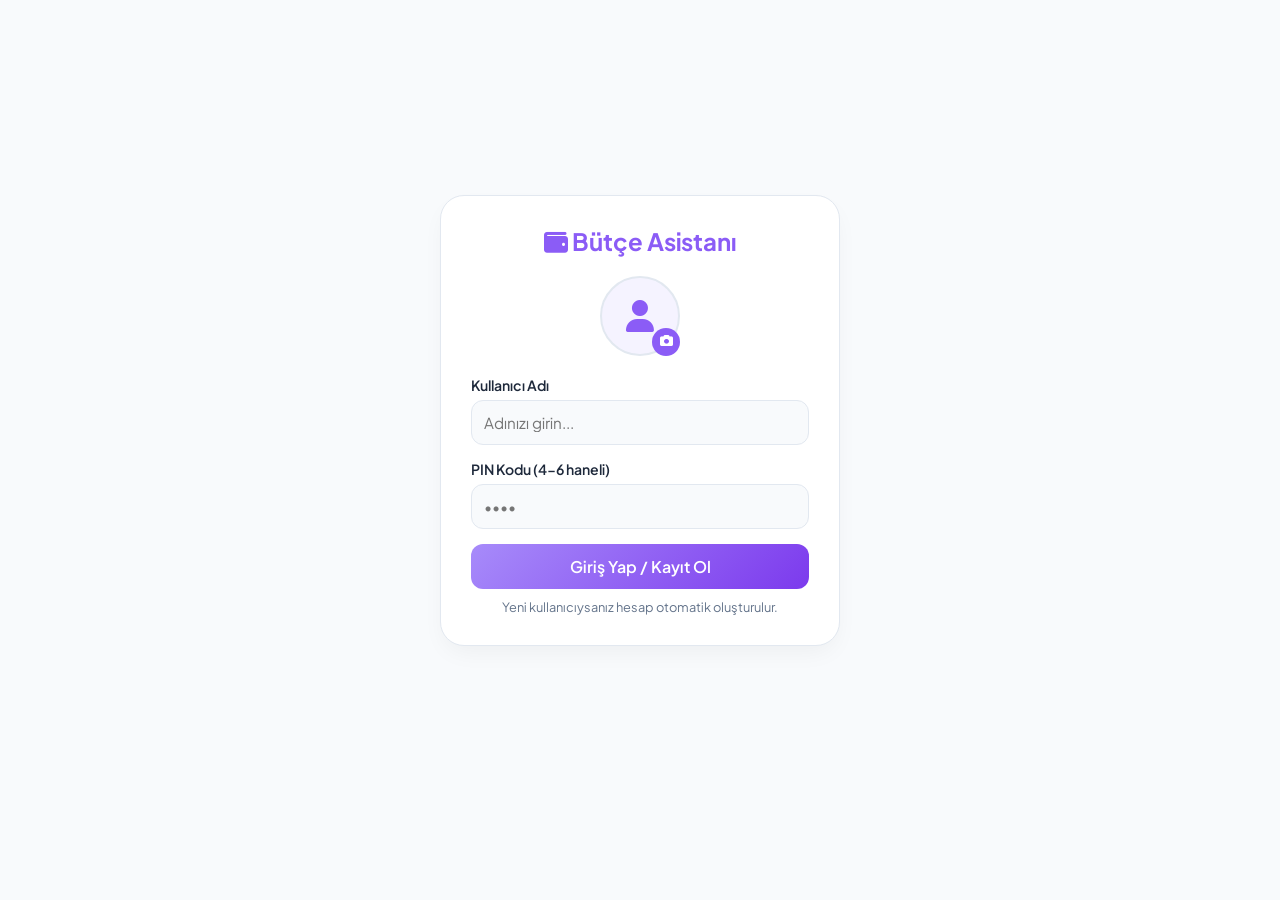
<file: www/index.html>
<!DOCTYPE html>
<html lang="tr" data-theme="light" data-accent="lavender">
<head>
  <meta charset="UTF-8">
  <meta name="viewport" content="width=device-width, initial-scale=1.0, maximum-scale=1.0, user-scalable=no">
  <meta name="theme-color" content="#8b5cf6">
  <title>Bütçe Asistanı Pro</title>
  <!-- S&B İKONU (Amblem) -->
  <link rel="icon" type="image/png" href="icon.png">
  
  <link href="https://fonts.googleapis.com/css2?family=Plus+Jakarta+Sans:wght@400;500;600;700&display=swap" rel="stylesheet">
  <link rel="stylesheet" href="https://cdnjs.cloudflare.com/ajax/libs/font-awesome/6.4.0/css/all.min.css">
  <link rel="stylesheet" href="css/main.css">
</head>
<body>

<!-- ==================== GİRİŞ EKRANI ==================== -->
<div id="auth-screen" style="display:flex;">
  <div class="auth-card">
    <h2 style="margin-bottom: 20px; color: var(--accent);"><i class="fa-solid fa-wallet"></i> Bütçe Asistanı</h2>
    
    <!-- Profil Fotoğrafı -->
    <div class="avatar-uploader">
      <div class="avatar-preview" id="avatar-preview"><i class="fa-solid fa-user"></i></div>
      <label class="avatar-edit-label" for="avatar-file"><i class="fa-solid fa-camera"></i></label>
      <input type="file" id="avatar-file" accept="image/*" hidden>
    </div>

    <form id="login-form">
      <div class="form-group">
        <label>Kullanıcı Adı</label>
        <input type="text" id="username-input" class="form-control" placeholder="Adınızı girin..." required autocomplete="username">
      </div>
      <div class="form-group">
        <label>PIN Kodu (4-6 haneli)</label>
        <input type="password" id="pin-input" class="form-control" placeholder="••••" inputmode="numeric" maxlength="6" required autocomplete="current-password">
      </div>
      <div class="form-group" id="pin-confirm-group" style="display:none;">
        <label>PIN Tekrar</label>
        <input type="password" id="pin-confirm" class="form-control" placeholder="••••" inputmode="numeric" maxlength="6">
      </div>
      <button type="submit" class="btn" id="auth-submit-btn">Giriş Yap / Kayıt Ol</button>
      <p style="font-size: .8rem; color: var(--text-muted); margin-top: 10px;" id="auth-hint">Yeni kullanıcıysanız hesap otomatik oluşturulur.</p>
    </form>
  </div>
</div>

<!-- ==================== ANA UYGULAMA ==================== -->
<div id="app-screen" style="display:none;">
  
  <!-- Yazdırma Başlığı -->
  <div class="print-header">
    <h2>Aylık Gelir - Gider Raporu</h2>
    <p id="print-period-info">Dönem: - | Kullanıcı: -</p>
  </div>

  <header class="app-header">
    <div class="user-info">
      <div class="user-avatar" id="user-avatar"><i class="fa-solid fa-user"></i></div>
      <div>
        <h4 id="display-username" style="font-size: 1rem;">Kullanıcı</h4>
        <span style="font-size: .75rem; color: var(--text-muted);">Aktif Hesap</span>
      </div>
    </div>
    
    <!-- Üst Butonlar -->
    <div class="settings-bar">
      <button class="icon-btn" data-action="export-pdf" title="PDF Rapor Al"><i class="fa-solid fa-file-pdf"></i></button>
      <button class="icon-btn" data-action="export-json" title="Yedekle (Dışa Aktar)"><i class="fa-solid fa-download"></i></button>
      <label class="icon-btn" title="Yükle (İçe Aktar)" style="cursor: pointer; margin: 0;">
        <i class="fa-solid fa-upload"></i>
        <input type="file" id="import-file" accept=".json" style="display: none;">
      </label>
      <button class="icon-btn" data-action="open-settings" title="Ayarlar"><i class="fa-solid fa-gear"></i></button>
      <button class="icon-btn" data-action="toggle-theme" title="Tema"><i class="fa-solid fa-moon" id="theme-icon"></i></button>
      <button class="icon-btn" data-action="logout" title="Çıkış"><i class="fa-solid fa-right-from-bracket"></i></button>
    </div>
  </header>

  <!-- Uyarı Banner'ları -->
  <div id="alert-banner" class="alert-banner" style="display: none;"></div>
  <div id="budget-banner" class="alert-banner budget" style="display: none;"></div>

  <!-- Dönem Seçici -->
  <div class="period-selector">
    <button class="icon-btn" id="prev-month"><i class="fa-solid fa-chevron-left"></i></button>
    <input type="month" id="active-period">
    <button class="icon-btn" id="next-month"><i class="fa-solid fa-chevron-right"></i></button>
  </div>

  <!-- Özet Kartları -->
  <div class="dashboard-grid">
    <div class="dash-card"><h4>Toplam Gelir</h4><div class="amount income" id="total-income">0,00 ₺</div></div>
    <div class="dash-card"><h4>Toplam Gider</h4><div class="amount expense" id="total-expense">0,00 ₺</div></div>
    <div class="dash-card"><h4>Net Durum</h4><div class="amount balance" id="net-balance">0,00 ₺</div></div>
  </div>

  <!-- Kategori Özeti -->
  <div class="card">
    <h3><i class="fa-solid fa-chart-pie" style="color:var(--accent);"></i> Kategori Özeti</h3>
    <div id="category-summary" class="category-summary"></div>
  </div>

  <div class="content-grid">
    <!-- SOL TARAF: İşlem Ekleme / Düzenleme -->
    <div>
      <div class="card">
        <h3><i class="fa-solid fa-circle-plus" style="color:var(--accent);"></i> <span id="form-title">Yeni İşlem Ekle</span></h3>
        <form id="transaction-form">
          <input type="hidden" id="edit-id">
          
          <div class="form-group">
            <label>İşlem Türü</label>
            <select id="tx-type" class="form-control" onchange="toggleCategory()">
              <option value="income">Gelir</option>
              <option value="expense" selected>Gider</option>
            </select>
          </div>

          <!-- Gider Kalemi Seçimi -->
          <div class="form-group" id="expense-cat-group">
            <div style="display: flex; justify-content: space-between; align-items: center; margin-bottom: 6px;">
              <label style="margin: 0;">Gider Kalemi</label>
              <button type="button" class="btn-secondary" style="width:auto; padding: 4px 8px; font-size: .75rem; border-radius: 6px;" onclick="openCategoryModal()">+ Yeni Ekle</button>
            </div>
            <select id="expense-category" class="form-control"></select>
          </div>

          <div class="form-group">
            <label>Açıklama / Detay</label>
            <input type="text" id="tx-title" class="form-control" placeholder="Örn: Ocak Ayı Kirası..." required>
          </div>

          <div class="form-group">
            <label>Tutar (₺)</label>
            <input type="number" step="0.01" id="tx-amount" class="form-control" placeholder="0.00" required>
          </div>

          <div class="form-group">
            <label>Son Ödeme / İşlem Tarihi</label>
            <input type="date" id="tx-date" class="form-control" required>
          </div>

          <div class="form-group" style="display: flex; gap: 15px; flex-wrap: wrap;">
            <label style="display: flex; align-items: center; gap: 5px; font-weight: 500;"><input type="checkbox" id="tx-paid"> Ödendi Olarak İşaretle</label>
            <label style="display: flex; align-items: center; gap: 5px; font-weight: 500;"><input type="checkbox" id="tx-recurring"> Her Ay Tekrarla</label>
          </div>

          <div style="display: flex; gap: 10px;">
            <button type="submit" class="btn" id="tx-submit-btn">Kaydet</button>
            <button type="button" class="btn btn-secondary" id="tx-cancel-edit" style="display:none;" onclick="cancelEdit()">İptal</button>
          </div>
        </form>
      </div>
    </div>

    <!-- SAĞ TARAF: İşlem Listesi ve Filtreler -->
    <div>
      <div class="card">
        <h3><i class="fa-solid fa-list-check" style="color:var(--accent);"></i> İşlemler</h3>
        
        <!-- Filtre ve Arama -->
        <div class="filter-grid">
          <input type="text" id="filter-search" class="form-control" placeholder="Ara...">
          <select id="filter-type" class="form-control">
            <option value="">Tüm Türler</option>
            <option value="income">Gelir</option>
            <option value="expense">Gider</option>
          </select>
          <select id="filter-paid" class="form-control">
            <option value="">Tüm Durumlar</option>
            <option value="paid">Ödendi</option>
            <option value="unpaid">Ödenmedi</option>
          </select>
          <select id="filter-sort" class="form-control">
            <option value="date-desc">Tarih ↓</option>
            <option value="date-asc">Tarih ↑</option>
            <option value="amount-desc">Tutar ↓</option>
            <option value="amount-asc">Tutar ↑</option>
          </select>
        </div>

        <button class="btn btn-secondary" id="btn-copy-prev-month" style="margin-top:10px; margin-bottom: 15px;">
          <i class="fa-solid fa-copy"></i> Önceki Ayın Sabit Giderlerini Kopyala
        </button>

        <div id="transaction-list" class="transaction-list"></div>
      </div>

      <!-- Dönem Notları -->
      <div class="card">
        <h3><i class="fa-solid fa-note-sticky" style="color:var(--accent);"></i> Dönem Notları</h3>
        <textarea id="period-notes" class="notes-area" placeholder="Bu aya özel notlarınızı buraya yazabilirsiniz..."></textarea>
      </div>
    </div>
  </div>
</div>

<!-- ==================== MODAL PENCERELERİ ==================== -->

<!-- Ayarlar Modalı -->
<div class="modal" id="settings-modal">
  <div class="modal-content">
    <h3 style="margin-bottom: 20px;">Ayarlar</h3>
    
    <div class="settings-section">
      <h4>Renk Paleti</h4>
      <div class="theme-options">
        <div class="theme-circle" style="background:#8b5cf6" data-accent="lavender"></div>
        <div class="theme-circle" style="background:#10b981" data-accent="mint"></div>
        <div class="theme-circle" style="background:#f97316" data-accent="peach"></div>
        <div class="theme-circle" style="background:#eab308" data-accent="vanilla"></div>
        <div class="theme-circle" style="background:#0ea5e9" data-accent="skyblue"></div>
      </div>
    </div>

    <div class="settings-section">
      <h4>Para Birimi</h4>
      <select id="currency-select" class="form-control">
        <option value="TRY">₺ Türk Lirası</option>
        <option value="USD">$ Dolar</option>
        <option value="EUR">€ Euro</option>
        <option value="GBP">£ Sterlin</option>
      </select>
    </div>

    <div class="settings-section">
      <h4>Bütçe Limiti</h4>
      <div style="display: flex; gap: 10px;">
        <input type="number" id="budget-limit-input" class="form-control" placeholder="Aylık Gider Limiti (Örn: 15000)">
        <button type="button" class="btn" style="width:auto;" onclick="saveBudgetLimit()">Kaydet</button>
      </div>
    </div>

    <div class="settings-section">
      <h4>Bildirim & Alarm</h4>
      <button type="button" class="btn btn-secondary" id="btn-test-alarm" style="margin-top: 5px;"><i class="fa-solid fa-bell"></i> Sesli ve Görüntülü Alarmı Test Et</button>
    </div>

    <div class="settings-section">
      <h4>PIN Değiştir</h4>
      <input type="password" id="new-pin" class="form-control" placeholder="Yeni PIN (4-6)" inputmode="numeric" maxlength="6" style="margin-bottom:8px;">
      <input type="password" id="new-pin-confirm" class="form-control" placeholder="Yeni PIN Tekrar" inputmode="numeric" maxlength="6" style="margin-bottom:8px;">
      <button type="button" class="btn" id="btn-change-pin">PIN'i Güncelle</button>
    </div>

    <button type="button" class="btn btn-secondary" data-close-modal style="margin-top: 10px;">Ayarları Kapat</button>
  </div>
</div>

<!-- Kategori Yönetimi Modalı -->
<div class="modal" id="category-modal">
  <div class="modal-content">
    <h3 style="margin-bottom: 20px;">Yeni Gider Kalemi Ekle</h3>
    <div class="form-group">
      <input type="text" id="new-cat-input" class="form-control" placeholder="Örn: Kredi Kartı Ekstresi">
    </div>
    <button type="button" class="btn" onclick="addNewCategory()">Ekle</button>
    <button type="button" class="btn btn-secondary" data-close-modal style="margin-top: 10px;">İptal</button>
  </div>
</div>

<!-- Alarm Modalı -->
<div class="modal" id="alarm-modal">
  <div class="modal-content alarm-content">
    <div class="alarm-pulse"><i class="fa-solid fa-bell"></i></div>
    <h2 style="color: #ef4444; margin-bottom: 10px;">Ödeme Hatırlatması!</h2>
    <p style="color: var(--text-muted); margin-bottom: 20px;">Tarihi geçen ödemeleriniz var!</p>
    <div id="alarm-body" style="text-align: left; margin-bottom: 20px; max-height: 150px; overflow-y: auto;"></div>
    <button type="button" class="btn" id="alarm-ack" style="background: #ef4444;">Sesi Kapat ve Anladım</button>
  </div>
</div>

<!-- Toast Bildirimleri -->
<div id="toast-container"></div>

<!-- Gömülü Ses Dosyası (Android İçin) -->
<audio id="alarm-sound" src="[data-uri]" preload="auto" loop></audio>

<!-- JavaScript Dosyası -->
<script src="js/app.js"></script>
</body>
</html>
</file>
<file: www/css/main.css>
/* =========================================
   1. TEMA VE RENK DEĞİŞKENLERİ
   ========================================= */
:root { 
  --bg-primary:#f8fafc; 
  --bg-secondary:#ffffff; 
  --text-main:#1e293b; 
  --text-muted:#64748b; 
  --border-color:#e2e8f0; 
  --card-shadow:0 10px 25px -5px rgba(0,0,0,.05); 
  --accent:#8b5cf6; 
  --accent-gradient:linear-gradient(135deg,#a78bfa,#7c3aed); 
  --pastel-bg:#f5f3ff; 
}
[data-theme="dark"] { 
  --bg-primary:#0f172a; 
  --bg-secondary:#1e293b; 
  --text-main:#f8fafc; 
  --text-muted:#94a3b8; 
  --border-color:#334155; 
  --card-shadow:0 10px 25px -5px rgba(0,0,0,.3); 
  --pastel-bg:#1e293b; 
}
[data-accent="mint"] { --accent:#10b981; --accent-gradient:linear-gradient(135deg,#34d399,#059669); --pastel-bg:#ecfdf5; }
[data-accent="peach"] { --accent:#f97316; --accent-gradient:linear-gradient(135deg,#fb923c,#ea580c); --pastel-bg:#fff7ed; }
[data-accent="vanilla"] { --accent:#eab308; --accent-gradient:linear-gradient(135deg,#facc15,#ca8a04); --pastel-bg:#fefce8; }
[data-accent="skyblue"] { --accent:#0ea5e9; --accent-gradient:linear-gradient(135deg,#38bdf8,#0284c7); --pastel-bg:#f0f9ff; }

/* =========================================
   2. GENEL SIFIRLAMA VE GÖVDE
   ========================================= */
* { box-sizing:border-box; margin:0; padding:0; font-family:'Plus Jakarta Sans',sans-serif; -webkit-tap-highlight-color: transparent; }
body { background:var(--bg-primary); color:var(--text-main); min-height:100vh; padding:15px; transition: background 0.3s, color 0.3s; padding-bottom: 50px; }

/* =========================================
   3. GİRİŞ EKRANI
   ========================================= */
#auth-screen { display:flex; align-items:center; justify-content:center; min-height:90vh; }
.auth-card { background:var(--bg-secondary); padding:30px; border-radius:24px; width:100%; max-width:400px; text-align:center; box-shadow:var(--card-shadow); border: 1px solid var(--border-color); }
.avatar-uploader { position:relative; width:80px; height:80px; margin:0 auto 20px; }
.avatar-preview { width:80px; height:80px; border-radius:50%; background:var(--pastel-bg); border: 2px solid var(--border-color); display:flex; align-items:center; justify-content:center; font-size:2rem; color:var(--accent); overflow:hidden; }
.avatar-preview img { width:100%; height:100%; object-fit:cover; }
.avatar-edit-label { position:absolute; bottom:0; right:0; width:28px; height:28px; border-radius:50%; background:var(--accent); color:#fff; display:flex; align-items:center; justify-content:center; cursor:pointer; font-size:.8rem; }

/* =========================================
   4. FORM ELEMANLARI VE BUTONLAR
   ========================================= */
.form-group { margin-bottom:15px; text-align:left; }
.form-group label { display:block; margin-bottom:6px; font-weight:600; font-size:.88rem; }
.form-control { width:100%; padding:12px; border-radius:12px; border:1px solid var(--border-color); background:var(--bg-primary); color:var(--text-main); font-size:.95rem; outline: none; transition: border-color 0.2s; }
.form-control:focus { border-color: var(--accent); }
.btn { width:100%; padding:12px; border-radius:12px; border:none; background:var(--accent-gradient); color:#fff; font-weight:600; cursor:pointer; font-size: 1rem; transition: opacity 0.2s; }
.btn:hover { opacity: 0.9; }
.btn-secondary { background:var(--pastel-bg); color:var(--text-main); border:1px solid var(--border-color); padding: 8px; border-radius: 8px; cursor: pointer; font-weight: 600; }
.icon-btn { background:var(--pastel-bg); border:1px solid var(--border-color); color:var(--text-main); width:40px; height:40px; border-radius:12px; cursor:pointer; display: inline-flex; align-items: center; justify-content: center; font-size: 1rem; transition: background 0.2s; }
.icon-btn:hover { background: var(--accent); color: #fff; }
.notes-area { width: 100%; height: 100px; padding: 12px; border-radius: 12px; border: 1px solid var(--border-color); background: var(--bg-primary); color: var(--text-main); resize: vertical; outline: none; font-size: 0.9rem; }

/* =========================================
   5. ANA UYGULAMA VE HEADER
   ========================================= */
#app-screen { max-width:1000px; margin:0 auto; }
.app-header { display:flex; justify-content:space-between; align-items:center; background:var(--bg-secondary); padding:15px 20px; border-radius:20px; box-shadow:var(--card-shadow); border: 1px solid var(--border-color); margin-bottom:20px; flex-wrap: wrap; gap: 10px; }
.user-info { display:flex; align-items:center; gap:10px; }
.user-avatar { width:40px; height:40px; border-radius:50%; background:var(--accent-gradient); color:#fff; display:flex; align-items:center; justify-content:center; font-weight: bold; overflow:hidden; }
.user-avatar img { width:100%; height:100%; object-fit:cover; }
.settings-bar { display:flex; gap:8px; flex-wrap: wrap; }

/* =========================================
   6. DÖNEM SEÇİCİ VE DASHBOARD
   ========================================= */
.period-selector { display:flex; justify-content:center; align-items:center; gap:15px; margin-bottom:20px; background: var(--bg-secondary); padding: 10px; border-radius: 16px; border: 1px solid var(--border-color); }
.period-selector input { width: auto; border: none; background: transparent; font-weight: bold; font-size: 1rem; color: var(--text-main); outline: none; }
.dashboard-grid { display:grid; grid-template-columns:repeat(auto-fit,minmax(200px,1fr)); gap:15px; margin-bottom:20px; }
.dash-card { background:var(--bg-secondary); padding:20px; border-radius:20px; box-shadow:var(--card-shadow); border: 1px solid var(--border-color); position: relative; overflow: hidden; }
.dash-card::before { content: ''; position: absolute; top: 0; left: 0; width: 4px; height: 100%; background: var(--accent-gradient); }
.dash-card h4 { font-size: .85rem; color: var(--text-muted); margin-bottom: 5px; }
.amount { font-size:1.5rem; font-weight:700; }
.income { color:#10b981; } .expense { color:#ef4444; } .balance { color:var(--accent); }

/* =========================================
   7. İÇERİK IZGARASI VE KARTLAR
   ========================================= */
.content-grid { display:grid; grid-template-columns:1fr 1fr; gap:20px; }
@media(max-width:768px) { .content-grid { grid-template-columns:1fr; } }
.card { background:var(--bg-secondary); padding:20px; border-radius:20px; box-shadow:var(--card-shadow); border: 1px solid var(--border-color); margin-bottom: 15px; }
.card h3 { margin-bottom: 15px; font-size: 1.1rem; display: flex; align-items: center; gap: 8px; color: var(--text-main); }

/* =========================================
   8. İŞLEM LİSTESİ VE FİLTRELER
   ========================================= */
.filter-grid { display: grid; grid-template-columns: 1fr 1fr; gap: 8px; margin-bottom: 10px; }
.filter-grid .form-control { padding: 8px; font-size: 0.85rem; }
@media(max-width: 500px) { .filter-grid { grid-template-columns: 1fr; } }
.transaction-list { max-height:450px; overflow-y:auto; padding-right: 5px; }
.transaction-item { display:flex; justify-content:space-between; align-items: center; padding:12px; background: var(--pastel-bg); border-radius:12px; margin-bottom:8px; border: 1px solid var(--border-color); }
.transaction-info h5 { font-size: .95rem; margin-bottom: 3px; word-break: break-word; }
.transaction-info p { font-size: .75rem; color: var(--text-muted); }
.badge { font-size: .7rem; padding: 3px 8px; border-radius: 6px; font-weight: 600; display: inline-block; margin-top: 4px; }
.badge.danger { background:#fee2e2; color:#dc2626; } 
.badge.success { background:#d1fae5; color:#047857; } 
.badge.normal { background:#e0f2fe; color:#0369a1; }
[data-theme="dark"] .badge.danger { background:#7f1d1d; color:#fca5a5; }
[data-theme="dark"] .badge.success { background:#064e3b; color:#6ee7b7; }
[data-theme="dark"] .badge.normal { background:#0c4a6e; color:#7dd3fc; }

.tx-actions { display:flex; gap:5px; margin-left: 10px; }
.tx-actions button { width:30px; height:30px; border-radius:8px; border:1px solid var(--border-color); background:var(--bg-secondary); color:var(--text-main); cursor:pointer; font-size:.8rem; display: flex; align-items: center; justify-content: center; transition: background 0.2s; }
.tx-actions button:hover { background: var(--accent); color: #fff; }

/* =========================================
   9. KATEGORİ ÖZETİ
   ========================================= */
.category-summary { display: flex; flex-direction: column; gap: 8px; }
.cat-row { display: flex; justify-content: space-between; padding: 8px 12px; background: var(--pastel-bg); border-radius: 8px; font-size: .85rem; border: 1px solid var(--border-color); }
.cat-row .cat-name { font-weight: 600; }
.cat-row .cat-amount { font-weight: 700; }

/* =========================================
   10. UYARI BANNER'LARI
   ========================================= */
.alert-banner { background: #fef2f2; border: 1px solid #fca5a5; color: #991b1b; padding: 12px 18px; border-radius: 16px; margin-bottom: 15px; display: flex; align-items: center; justify-content: center; gap: 12px; font-size: .9rem; font-weight: 600; text-align: center; }
.alert-banner.budget { background: #fef3c7; border-color: #fcd34d; color: #92400e; }
[data-theme="dark"] .alert-banner { background: #451a1a; border-color: #7f1d1d; color: #fca5a5; }
[data-theme="dark"] .alert-banner.budget { background: #422006; border-color: #854d0e; color: #fcd34d; }

/* =========================================
   11. MODAL PENCERELERİ
   ========================================= */
.modal { display:none; position:fixed; top:0; left:0; width:100%; height:100%; background:rgba(0,0,0,.5); align-items:center; justify-content:center; z-index:1000; padding: 15px; backdrop-filter: blur(2px); }
.modal.open { display:flex; }
.modal-content { background:var(--bg-secondary); padding:25px; border-radius:20px; width:100%; max-width:450px; border: 1px solid var(--border-color); max-height: 90vh; overflow-y: auto; animation: modalSlide 0.3s ease; }
@keyframes modalSlide { from { transform: translateY(20px); opacity: 0; } to { transform: translateY(0); opacity: 1; } }
.settings-section { margin-bottom: 20px; padding-bottom: 15px; border-bottom: 1px solid var(--border-color); }
.settings-section h4 { font-size: 0.9rem; margin-bottom: 10px; color: var(--text-muted); }
.theme-options { display:flex; gap:10px; flex-wrap: wrap; }
.theme-circle { width:35px; height:35px; border-radius:50%; cursor:pointer; border: 2px solid var(--border-color); transition: transform 0.2s; }
.theme-circle:hover { transform: scale(1.1); }

/* =========================================
   12. ALARM MODALI
   ========================================= */
.alarm-content { text-align:center; }
.alarm-pulse { width:80px; height:80px; border-radius:50%; background:#ef4444; color:#fff; display:flex; align-items:center; justify-content:center; font-size:2.5rem; margin:0 auto 20px; animation:pulse 1s infinite; }
@keyframes pulse { 
  0% { transform:scale(1); box-shadow: 0 0 0 0 rgba(239,68,68,.7); } 
  70% { transform:scale(1.1); box-shadow: 0 0 0 20px rgba(239,68,68,0); } 
  100% { transform:scale(1); box-shadow: 0 0 0 0 rgba(239,68,68,0); } 
}

/* =========================================
   13. TOAST BİLDİRİMLERİ
   ========================================= */
#toast-container { position:fixed; bottom:20px; left:50%; transform: translateX(-50%); z-index:2000; width: 90%; max-width: 400px; }
.toast { background:var(--bg-secondary); padding:12px 20px; border-radius:12px; margin-top:10px; box-shadow:var(--card-shadow); border-left:4px solid var(--accent); font-size: .9rem; font-weight: 600; text-align: center; animation: slideUp 0.3s ease; }
@keyframes slideUp { from { transform: translateY(20px); opacity: 0; } to { transform: translateY(0); opacity: 1; } }

/* =========================================
   14. YAZDIRMA (PDF) AYARLARI
   ========================================= */
.print-header { display: none; }
@media print {
  body { background: white !important; color: black !important; padding: 0; }
  .app-header, .settings-bar, .period-selector, #transaction-form, .icon-btn, .btn, #alert-banner, #budget-banner, .modal, #toast-container, .filter-grid, #btn-copy-prev-month { display: none !important; }
  #app-screen { display: block !important; max-width: 100% !important; }
  .content-grid { display: block !important; }
  .card, .dash-card { box-shadow: none !important; border: 1px solid #ccc !important; margin-bottom: 15px !important; page-break-inside: avoid; background: white !important; }
  .transaction-list { max-height: none !important; overflow: visible !important; }
  .print-header { display: block !important; text-align: center; margin-bottom: 20px; border-bottom: 2px solid #333; padding-bottom: 10px; }
  .tx-actions { display: none !important; }
  .badge { border: 1px solid #999; }
}
</file>
